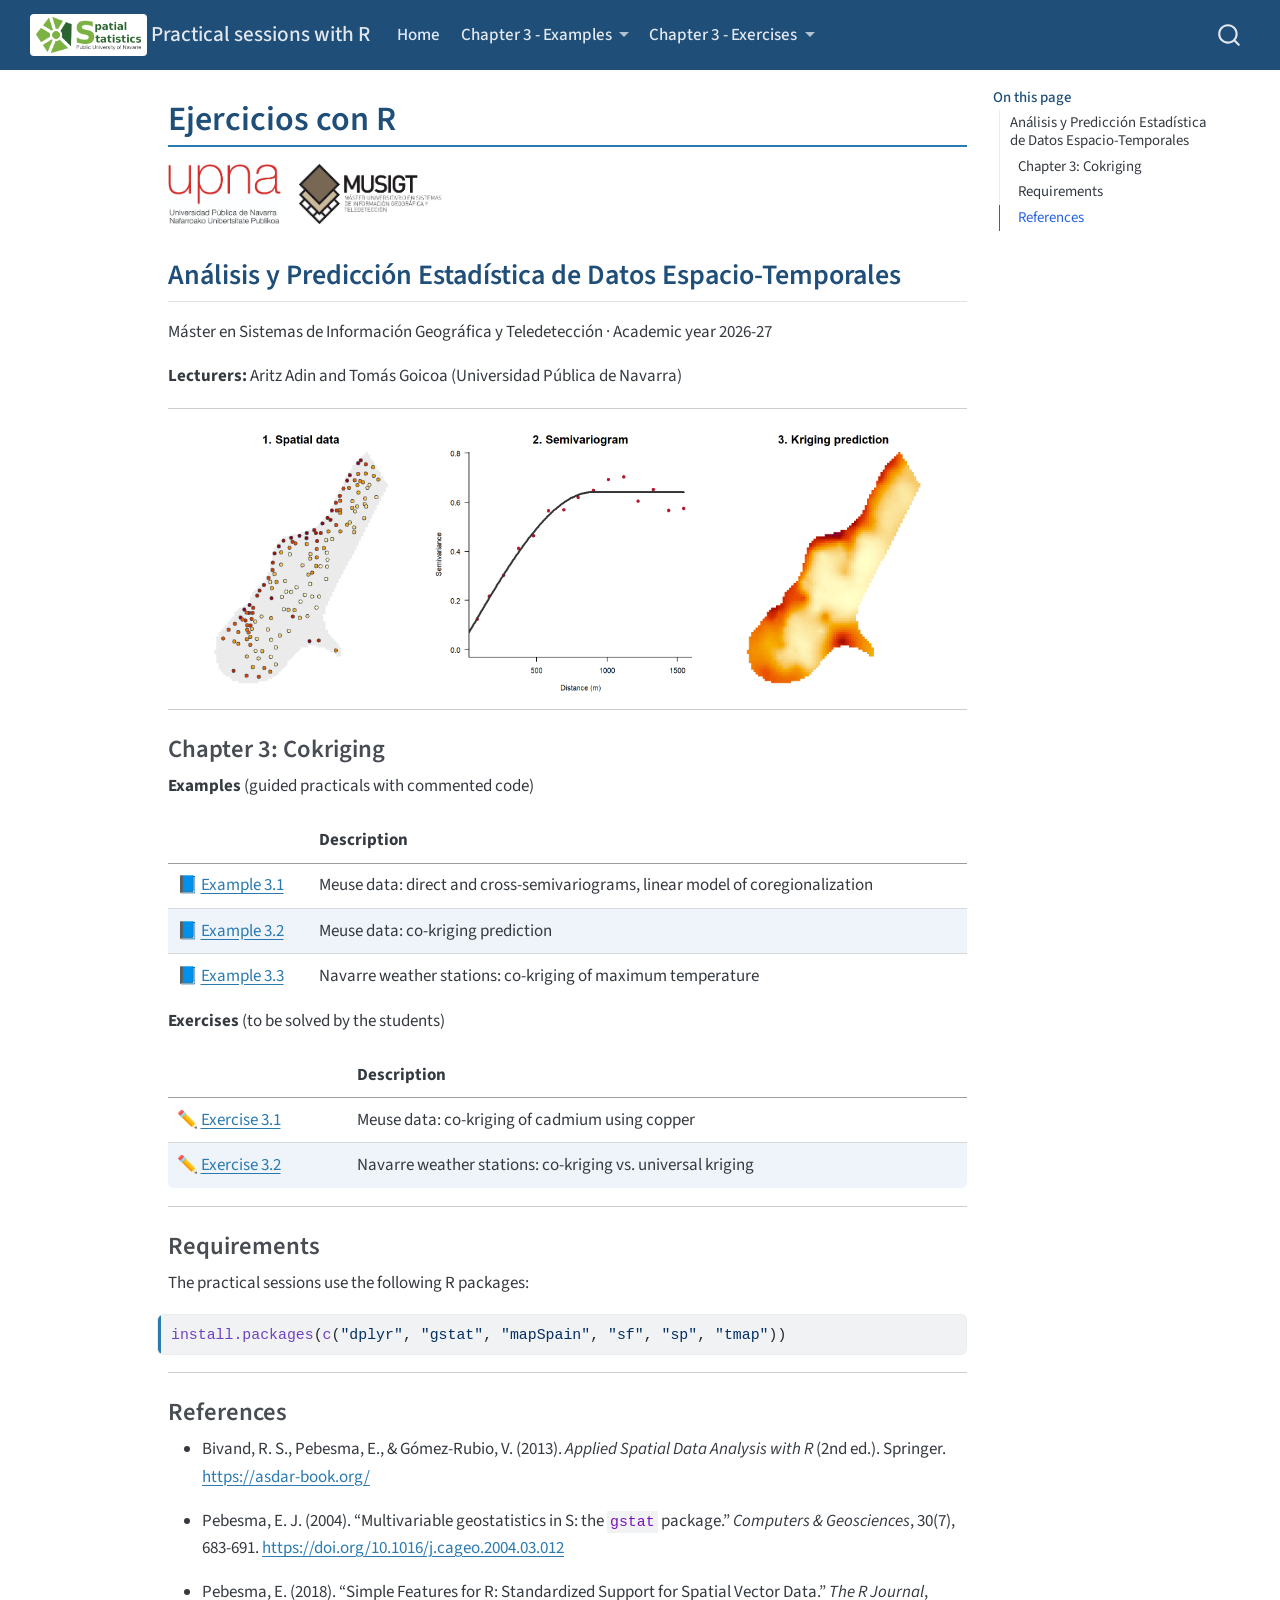
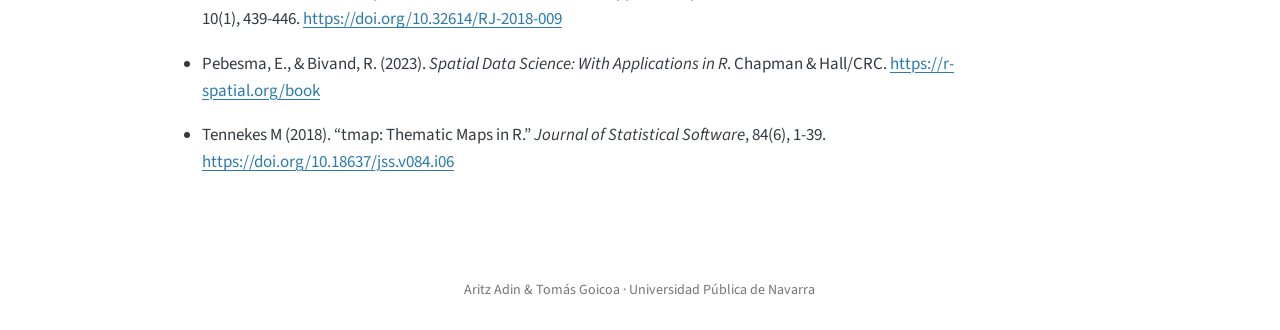
<file: docs/index.html>
<!DOCTYPE html>
<html xmlns="http://www.w3.org/1999/xhtml" lang="en" xml:lang="en"><head>

<meta charset="utf-8">
<meta name="generator" content="quarto-1.9.38">

<meta name="viewport" content="width=device-width, initial-scale=1.0, user-scalable=yes">


<title>Ejercicios con R – Practical sessions with R</title>
<style>
/* Default styles provided by pandoc.
** See https://pandoc.org/MANUAL.html#variables-for-html for config info.
*/
code{white-space: pre-wrap;}
span.smallcaps{font-variant: small-caps;}
div.columns{display: flex; gap: min(4vw, 1.5em);}
div.column{flex: auto; overflow-x: auto;}
div.hanging-indent{margin-left: 1.5em; text-indent: -1.5em;}
ul.task-list{list-style: none;}
ul.task-list li input[type="checkbox"] {
  width: 0.8em;
  margin: 0 0.8em 0.2em -1em; /* quarto-specific, see https://github.com/quarto-dev/quarto-cli/issues/4556 */ 
  vertical-align: middle;
}
/* CSS for syntax highlighting */
html { -webkit-text-size-adjust: 100%; }
pre > code.sourceCode { white-space: pre; position: relative; }
pre > code.sourceCode > span { display: inline-block; line-height: 1.25; }
pre > code.sourceCode > span:empty { height: 1.2em; }
.sourceCode { overflow: visible; }
code.sourceCode > span { color: inherit; text-decoration: inherit; }
div.sourceCode { margin: 1em 0; }
pre.sourceCode { margin: 0; }
@media screen {
div.sourceCode { overflow: auto; }
}
@media print {
pre > code.sourceCode { white-space: pre-wrap; }
pre > code.sourceCode > span { text-indent: -5em; padding-left: 5em; }
}
pre.numberSource code
  { counter-reset: source-line 0; }
pre.numberSource code > span
  { position: relative; left: -4em; counter-increment: source-line; }
pre.numberSource code > span > a:first-child::before
  { content: counter(source-line);
    position: relative; left: -1em; text-align: right; vertical-align: baseline;
    border: none; display: inline-block;
    -webkit-touch-callout: none; -webkit-user-select: none;
    -khtml-user-select: none; -moz-user-select: none;
    -ms-user-select: none; user-select: none;
    padding: 0 4px; width: 4em;
  }
pre.numberSource { margin-left: 3em;  padding-left: 4px; }
div.sourceCode
  {   }
@media screen {
pre > code.sourceCode > span > a:first-child::before { text-decoration: underline; }
}
</style>


<script src="site_libs/quarto-nav/quarto-nav.js"></script>
<script src="site_libs/quarto-nav/headroom.min.js"></script>
<script src="site_libs/clipboard/clipboard.min.js"></script>
<script src="site_libs/quarto-search/autocomplete.umd.js"></script>
<script src="site_libs/quarto-search/fuse.min.js"></script>
<script src="site_libs/quarto-search/quarto-search.js"></script>
<meta name="quarto:offset" content="./">
<script src="site_libs/quarto-html/quarto.js" type="module"></script>
<script src="site_libs/quarto-html/tabsets/tabsets.js" type="module"></script>
<script src="site_libs/quarto-html/popper.min.js"></script>
<script src="site_libs/quarto-html/tippy.umd.min.js"></script>
<script src="site_libs/quarto-html/anchor.min.js"></script>
<link href="site_libs/quarto-html/tippy.css" rel="stylesheet">
<link href="site_libs/quarto-html/quarto-syntax-highlighting-de63f62b328812d8e578a4d74e282472.css" rel="stylesheet" id="quarto-text-highlighting-styles">
<script src="site_libs/bootstrap/bootstrap.min.js"></script>
<link href="site_libs/bootstrap/bootstrap-icons.css" rel="stylesheet">
<link href="site_libs/bootstrap/bootstrap-97eac0c3d27f4e17d3e8607511e63d19.min.css" rel="stylesheet" append-hash="true" id="quarto-bootstrap" data-mode="light">
<script id="quarto-search-options" type="application/json">{
  "location": "navbar",
  "copy-button": false,
  "collapse-after": 3,
  "panel-placement": "end",
  "type": "overlay",
  "limit": 50,
  "keyboard-shortcut": [
    "f",
    "/",
    "s"
  ],
  "show-item-context": false,
  "language": {
    "search-no-results-text": "No results",
    "search-matching-documents-text": "matching documents",
    "search-copy-link-title": "Copy link to search",
    "search-hide-matches-text": "Hide additional matches",
    "search-more-match-text": "more match in this document",
    "search-more-matches-text": "more matches in this document",
    "search-clear-button-title": "Clear",
    "search-text-placeholder": "",
    "search-detached-cancel-button-title": "Cancel",
    "search-submit-button-title": "Submit",
    "search-label": "Search"
  }
}</script>


<link rel="stylesheet" href="styles.css">
</head>

<body class="nav-fixed quarto-light">

<div id="quarto-search-results"></div>
  <header id="quarto-header" class="headroom fixed-top">
    <nav class="navbar navbar-expand-lg " data-bs-theme="dark">
      <div class="navbar-container container-fluid">
      <div class="navbar-brand-container mx-auto">
    <a href="https://spatialstatisticsupna.github.io/" class="navbar-brand navbar-brand-logo">
    <img src="./img/LogoGrupo_eng.png" alt="Spatial Statistics group, Public University of Navarre" class="navbar-logo light-content">
    <img src="./img/LogoGrupo_eng.png" alt="Spatial Statistics group, Public University of Navarre" class="navbar-logo dark-content">
    </a>
    <a class="navbar-brand" href="https://spatialstatisticsupna.github.io/">
    <span class="navbar-title">Practical sessions with R</span>
    </a>
  </div>
            <div id="quarto-search" class="" title="Search"></div>
          <button class="navbar-toggler" type="button" data-bs-toggle="collapse" data-bs-target="#navbarCollapse" aria-controls="navbarCollapse" role="menu" aria-expanded="false" aria-label="Toggle navigation" onclick="if (window.quartoToggleHeadroom) { window.quartoToggleHeadroom(); }">
  <span class="navbar-toggler-icon"></span>
</button>
          <div class="collapse navbar-collapse" id="navbarCollapse">
            <ul class="navbar-nav navbar-nav-scroll me-auto">
  <li class="nav-item">
    <a class="nav-link active" href="./index.html" aria-current="page"> 
<span class="menu-text">Home</span></a>
  </li>  
  <li class="nav-item dropdown ">
    <a class="nav-link dropdown-toggle" href="#" id="nav-menu-chapter-3---examples" role="link" data-bs-toggle="dropdown" aria-expanded="false">
 <span class="menu-text">Chapter 3 - Examples</span>
    </a>
    <ul class="dropdown-menu" aria-labelledby="nav-menu-chapter-3---examples">    
        <li>
    <a class="dropdown-item" href="./Chapter3_Example1.html">
 <span class="dropdown-text">Example 3.1: Direct and cross-semivariograms, LMC</span></a>
  </li>  
        <li>
    <a class="dropdown-item" href="./Chapter3_Example2.html">
 <span class="dropdown-text">Example 3.2: Co-kriging prediction</span></a>
  </li>  
        <li>
    <a class="dropdown-item" href="./Chapter3_Example3.html">
 <span class="dropdown-text">Example 3.3: Navarre weather stations</span></a>
  </li>  
    </ul>
  </li>
  <li class="nav-item dropdown ">
    <a class="nav-link dropdown-toggle" href="#" id="nav-menu-chapter-3---exercises" role="link" data-bs-toggle="dropdown" aria-expanded="false">
 <span class="menu-text">Chapter 3 - Exercises</span>
    </a>
    <ul class="dropdown-menu" aria-labelledby="nav-menu-chapter-3---exercises">    
        <li>
    <a class="dropdown-item" href="./Chapter3_Exercise1.html">
 <span class="dropdown-text">Exercise 3.1: Co-kriging of cadmium using copper</span></a>
  </li>  
        <li>
    <a class="dropdown-item" href="./Chapter3_Exercise2.html">
 <span class="dropdown-text">Exercise 3.2: Co-kriging vs.&nbsp;universal kriging</span></a>
  </li>  
    </ul>
  </li>
</ul>
          </div> <!-- /navcollapse -->
            <div class="quarto-navbar-tools">
</div>
      </div> <!-- /container-fluid -->
    </nav>
</header>
<!-- content -->
<div id="quarto-content" class="quarto-container page-columns page-rows-contents page-layout-article page-navbar">
<!-- sidebar -->
<!-- margin-sidebar -->
    <div id="quarto-margin-sidebar" class="sidebar margin-sidebar">
        <nav id="TOC" role="doc-toc" class="toc-active">
    <h2 id="toc-title">On this page</h2>
   
  <ul>
  <li><a href="#análisis-y-predicción-estadística-de-datos-espacio-temporales" id="toc-análisis-y-predicción-estadística-de-datos-espacio-temporales" class="nav-link active" data-scroll-target="#análisis-y-predicción-estadística-de-datos-espacio-temporales">Análisis y Predicción Estadística de Datos Espacio-Temporales</a>
  <ul class="collapse">
  <li><a href="#chapter-3-cokriging" id="toc-chapter-3-cokriging" class="nav-link" data-scroll-target="#chapter-3-cokriging">Chapter 3: Cokriging</a></li>
  <li><a href="#requirements" id="toc-requirements" class="nav-link" data-scroll-target="#requirements">Requirements</a></li>
  <li><a href="#references" id="toc-references" class="nav-link" data-scroll-target="#references">References</a></li>
  </ul></li>
  </ul>
</nav>
    </div>
<!-- main -->
<main class="content" id="quarto-document-content">

<header id="title-block-header" class="quarto-title-block default">
<div class="quarto-title">
<h1 class="title">Ejercicios con R</h1>
</div>



<div class="quarto-title-meta">

    
  
    
  </div>
  


</header>


<p align="left">
<img src="img/UPNA.jpg" height="60"> &nbsp;&nbsp;&nbsp;&nbsp; <img src="img/MUSIGT.jpg" height="60">
</p>
<section id="análisis-y-predicción-estadística-de-datos-espacio-temporales" class="level2">
<h2 class="anchored" data-anchor-id="análisis-y-predicción-estadística-de-datos-espacio-temporales">Análisis y Predicción Estadística de Datos Espacio-Temporales</h2>
<p>Máster en Sistemas de Información Geográfica y Teledetección · Academic year 2026-27</p>
<p><strong>Lecturers:</strong> Aritz Adin and Tomás Goicoa (Universidad Pública de Navarra)</p>
<hr>
<p><img src="img/banner.png" class="img-fluid"></p>
<hr>
<section id="chapter-3-cokriging" class="level3">
<h3 class="anchored" data-anchor-id="chapter-3-cokriging">Chapter 3: Cokriging</h3>
<p><strong>Examples</strong> (guided practicals with commented code)</p>
<table class="caption-top table">
<thead>
<tr class="header">
<th></th>
<th>Description</th>
</tr>
</thead>
<tbody>
<tr class="odd">
<td>📘 <a href="./Chapter3_Example1.html">Example 3.1</a></td>
<td>Meuse data: direct and cross-semivariograms, linear model of coregionalization</td>
</tr>
<tr class="even">
<td>📘 <a href="./Chapter3_Example2.html">Example 3.2</a></td>
<td>Meuse data: co-kriging prediction</td>
</tr>
<tr class="odd">
<td>📘 <a href="./Chapter3_Example3.html">Example 3.3</a></td>
<td>Navarre weather stations: co-kriging of maximum temperature</td>
</tr>
</tbody>
</table>
<p><strong>Exercises</strong> (to be solved by the students)</p>
<table class="caption-top table">
<thead>
<tr class="header">
<th></th>
<th>Description</th>
</tr>
</thead>
<tbody>
<tr class="odd">
<td>✏️ <a href="./Chapter3_Exercise1.html">Exercise 3.1</a></td>
<td>Meuse data: co-kriging of cadmium using copper</td>
</tr>
<tr class="even">
<td>✏️ <a href="./Chapter3_Exercise2.html">Exercise 3.2</a></td>
<td>Navarre weather stations: co-kriging vs.&nbsp;universal kriging</td>
</tr>
</tbody>
</table>
<hr>
</section>
<section id="requirements" class="level3">
<h3 class="anchored" data-anchor-id="requirements">Requirements</h3>
<p>The practical sessions use the following R packages:</p>
<div class="code-copy-outer-scaffold"><div class="sourceCode" id="cb1"><pre class="sourceCode r code-with-copy"><code class="sourceCode r"><span id="cb1-1"><a href="#cb1-1" aria-hidden="true" tabindex="-1"></a><span class="fu">install.packages</span>(<span class="fu">c</span>(<span class="st">"dplyr"</span>, <span class="st">"gstat"</span>, <span class="st">"mapSpain"</span>, <span class="st">"sf"</span>, <span class="st">"sp"</span>, <span class="st">"tmap"</span>))</span></code></pre></div><button title="Copy to Clipboard" class="code-copy-button"><i class="bi"></i></button></div>
<hr>
</section>
<section id="references" class="level3">
<h3 class="anchored" data-anchor-id="references">References</h3>
<ul>
<li><p>Bivand, R. S., Pebesma, E., &amp; Gómez-Rubio, V. (2013). <em>Applied Spatial Data Analysis with R</em> (2nd ed.). Springer. <a href="https://asdar-book.org/">https://asdar-book.org/</a></p></li>
<li><p>Pebesma, E. J. (2004). “Multivariable geostatistics in S: the <code>gstat</code> package.” <em>Computers &amp; Geosciences</em>, 30(7), 683-691. <a href="https://doi.org/10.1016/j.cageo.2004.03.012" class="uri">https://doi.org/10.1016/j.cageo.2004.03.012</a></p></li>
<li><p>Pebesma, E. (2018). “Simple Features for R: Standardized Support for Spatial Vector Data.” <em>The R Journal</em>, 10(1), 439-446. <a href="https://doi.org/10.32614/RJ-2018-009" class="uri">https://doi.org/10.32614/RJ-2018-009</a></p></li>
<li><p>Pebesma, E., &amp; Bivand, R. (2023). <em>Spatial Data Science: With Applications in R</em>. Chapman &amp; Hall/CRC. <a href="https://r-spatial.org/book">https://r-spatial.org/book</a></p></li>
<li><p>Tennekes M (2018). “tmap: Thematic Maps in R.” <em>Journal of Statistical Software</em>, 84(6), 1-39. <a href="https://doi.org/10.18637/jss.v084.i06" class="uri">https://doi.org/10.18637/jss.v084.i06</a></p></li>
</ul>


</section>
</section>

</main> <!-- /main -->
<script>

  // Open the navbar logo link in a new tab

document.addEventListener("DOMContentLoaded", function () {

  document.querySelectorAll(".navbar img.navbar-logo").forEach(function (img) {

    var link = img.closest("a");

    if (link) {

      link.target = "_blank";

      link.rel = "noopener";

    }

  });

});

</script>
<script id="quarto-html-after-body" type="application/javascript">
  window.document.addEventListener("DOMContentLoaded", function (event) {
    const icon = "";
    const anchorJS = new window.AnchorJS();
    anchorJS.options = {
      placement: 'right',
      icon: icon
    };
    anchorJS.add('.anchored');
    const isCodeAnnotation = (el) => {
      for (const clz of el.classList) {
        if (clz.startsWith('code-annotation-')) {                     
          return true;
        }
      }
      return false;
    }
    const onCopySuccess = function(e) {
      // button target
      const button = e.trigger;
      // don't keep focus
      button.blur();
      // flash "checked"
      button.classList.add('code-copy-button-checked');
      var currentTitle = button.getAttribute("title");
      button.setAttribute("title", "Copied!");
      let tooltip;
      if (window.bootstrap) {
        button.setAttribute("data-bs-toggle", "tooltip");
        button.setAttribute("data-bs-placement", "left");
        button.setAttribute("data-bs-title", "Copied!");
        tooltip = new bootstrap.Tooltip(button, 
          { trigger: "manual", 
            customClass: "code-copy-button-tooltip",
            offset: [0, -8]});
        tooltip.show();    
      }
      setTimeout(function() {
        if (tooltip) {
          tooltip.hide();
          button.removeAttribute("data-bs-title");
          button.removeAttribute("data-bs-toggle");
          button.removeAttribute("data-bs-placement");
        }
        button.setAttribute("title", currentTitle);
        button.classList.remove('code-copy-button-checked');
      }, 1000);
      // clear code selection
      e.clearSelection();
    }
    const getTextToCopy = function(trigger) {
      const outerScaffold = trigger.parentElement.cloneNode(true);
      const codeEl = outerScaffold.querySelector('code');
      for (const childEl of codeEl.children) {
        if (isCodeAnnotation(childEl)) {
          childEl.remove();
        }
      }
      return codeEl.innerText;
    }
    const clipboard = new window.ClipboardJS('.code-copy-button:not([data-in-quarto-modal])', {
      text: getTextToCopy
    });
    clipboard.on('success', onCopySuccess);
    if (window.document.getElementById('quarto-embedded-source-code-modal')) {
      const clipboardModal = new window.ClipboardJS('.code-copy-button[data-in-quarto-modal]', {
        text: getTextToCopy,
        container: window.document.getElementById('quarto-embedded-source-code-modal')
      });
      clipboardModal.on('success', onCopySuccess);
    }
      var localhostRegex = new RegExp(/^(?:http|https):\/\/localhost\:?[0-9]*\//);
      var mailtoRegex = new RegExp(/^mailto:/);
        var filterRegex = new RegExp('/' + window.location.host + '/');
      var isInternal = (href) => {
          return filterRegex.test(href) || localhostRegex.test(href) || mailtoRegex.test(href);
      }
      // Inspect non-navigation links and adorn them if external
     var links = window.document.querySelectorAll('a[href]:not(.nav-link):not(.navbar-brand):not(.toc-action):not(.sidebar-link):not(.sidebar-item-toggle):not(.pagination-link):not(.no-external):not([aria-hidden]):not(.dropdown-item):not(.quarto-navigation-tool):not(.about-link)');
      for (var i=0; i<links.length; i++) {
        const link = links[i];
        if (!isInternal(link.href)) {
          // undo the damage that might have been done by quarto-nav.js in the case of
          // links that we want to consider external
          if (link.dataset.originalHref !== undefined) {
            link.href = link.dataset.originalHref;
          }
            // target, if specified
            link.setAttribute("target", "_blank");
            if (link.getAttribute("rel") === null) {
              link.setAttribute("rel", "noopener");
            }
        }
      }
    function tippyHover(el, contentFn, onTriggerFn, onUntriggerFn) {
      const config = {
        allowHTML: true,
        maxWidth: 500,
        delay: 100,
        arrow: false,
        appendTo: function(el) {
            return el.parentElement;
        },
        interactive: true,
        interactiveBorder: 10,
        theme: 'quarto',
        placement: 'bottom-start',
      };
      if (contentFn) {
        config.content = contentFn;
      }
      if (onTriggerFn) {
        config.onTrigger = onTriggerFn;
      }
      if (onUntriggerFn) {
        config.onUntrigger = onUntriggerFn;
      }
      window.tippy(el, config); 
    }
    const noterefs = window.document.querySelectorAll('a[role="doc-noteref"]');
    for (var i=0; i<noterefs.length; i++) {
      const ref = noterefs[i];
      tippyHover(ref, function() {
        // use id or data attribute instead here
        let href = ref.getAttribute('data-footnote-href') || ref.getAttribute('href');
        try { href = new URL(href).hash; } catch {}
        const id = href.replace(/^#\/?/, "");
        const note = window.document.getElementById(id);
        if (note) {
          return note.innerHTML;
        } else {
          return "";
        }
      });
    }
    const xrefs = window.document.querySelectorAll('a.quarto-xref');
    const processXRef = (id, note) => {
      // Strip column container classes
      const stripColumnClz = (el) => {
        el.classList.remove("page-full", "page-columns");
        if (el.children) {
          for (const child of el.children) {
            stripColumnClz(child);
          }
        }
      }
      stripColumnClz(note)
      if (id === null || id.startsWith('sec-')) {
        // Special case sections, only their first couple elements
        const container = document.createElement("div");
        if (note.children && note.children.length > 2) {
          container.appendChild(note.children[0].cloneNode(true));
          for (let i = 1; i < note.children.length; i++) {
            const child = note.children[i];
            if (child.tagName === "P" && child.innerText === "") {
              continue;
            } else {
              container.appendChild(child.cloneNode(true));
              break;
            }
          }
          if (window.Quarto?.typesetMath) {
            window.Quarto.typesetMath(container);
          }
          return container.innerHTML
        } else {
          if (window.Quarto?.typesetMath) {
            window.Quarto.typesetMath(note);
          }
          return note.innerHTML;
        }
      } else {
        // Remove any anchor links if they are present
        const anchorLink = note.querySelector('a.anchorjs-link');
        if (anchorLink) {
          anchorLink.remove();
        }
        if (window.Quarto?.typesetMath) {
          window.Quarto.typesetMath(note);
        }
        if (note.classList.contains("callout")) {
          return note.outerHTML;
        } else {
          return note.innerHTML;
        }
      }
    }
    for (var i=0; i<xrefs.length; i++) {
      const xref = xrefs[i];
      tippyHover(xref, undefined, function(instance) {
        instance.disable();
        let url = xref.getAttribute('href');
        let hash = undefined; 
        if (url.startsWith('#')) {
          hash = url;
        } else {
          try { hash = new URL(url).hash; } catch {}
        }
        if (hash) {
          const id = hash.replace(/^#\/?/, "");
          const note = window.document.getElementById(id);
          if (note !== null) {
            try {
              const html = processXRef(id, note.cloneNode(true));
              instance.setContent(html);
            } finally {
              instance.enable();
              instance.show();
            }
          } else {
            // See if we can fetch this
            fetch(url.split('#')[0])
            .then(res => res.text())
            .then(html => {
              const parser = new DOMParser();
              const htmlDoc = parser.parseFromString(html, "text/html");
              const note = htmlDoc.getElementById(id);
              if (note !== null) {
                const html = processXRef(id, note);
                instance.setContent(html);
              } 
            }).finally(() => {
              instance.enable();
              instance.show();
            });
          }
        } else {
          // See if we can fetch a full url (with no hash to target)
          // This is a special case and we should probably do some content thinning / targeting
          fetch(url)
          .then(res => res.text())
          .then(html => {
            const parser = new DOMParser();
            const htmlDoc = parser.parseFromString(html, "text/html");
            const note = htmlDoc.querySelector('main.content');
            if (note !== null) {
              // This should only happen for chapter cross references
              // (since there is no id in the URL)
              // remove the first header
              if (note.children.length > 0 && note.children[0].tagName === "HEADER") {
                note.children[0].remove();
              }
              const html = processXRef(null, note);
              instance.setContent(html);
            } 
          }).finally(() => {
            instance.enable();
            instance.show();
          });
        }
      }, function(instance) {
      });
    }
        let selectedAnnoteEl;
        const selectorForAnnotation = ( cell, annotation) => {
          let cellAttr = 'data-code-cell="' + cell + '"';
          let lineAttr = 'data-code-annotation="' +  annotation + '"';
          const selector = 'span[' + cellAttr + '][' + lineAttr + ']';
          return selector;
        }
        const selectCodeLines = (annoteEl) => {
          const doc = window.document;
          const targetCell = annoteEl.getAttribute("data-target-cell");
          const targetAnnotation = annoteEl.getAttribute("data-target-annotation");
          const annoteSpan = window.document.querySelector(selectorForAnnotation(targetCell, targetAnnotation));
          const lines = annoteSpan.getAttribute("data-code-lines").split(",");
          const lineIds = lines.map((line) => {
            return targetCell + "-" + line;
          })
          let top = null;
          let height = null;
          let parent = null;
          if (lineIds.length > 0) {
              //compute the position of the single el (top and bottom and make a div)
              const el = window.document.getElementById(lineIds[0]);
              top = el.offsetTop;
              height = el.offsetHeight;
              parent = el.parentElement.parentElement;
            if (lineIds.length > 1) {
              const lastEl = window.document.getElementById(lineIds[lineIds.length - 1]);
              const bottom = lastEl.offsetTop + lastEl.offsetHeight;
              height = bottom - top;
            }
            if (top !== null && height !== null && parent !== null) {
              // cook up a div (if necessary) and position it 
              let div = window.document.getElementById("code-annotation-line-highlight");
              if (div === null) {
                div = window.document.createElement("div");
                div.setAttribute("id", "code-annotation-line-highlight");
                div.style.position = 'absolute';
                parent.appendChild(div);
              }
              div.style.top = top - 2 + "px";
              div.style.height = height + 4 + "px";
              div.style.left = 0;
              let gutterDiv = window.document.getElementById("code-annotation-line-highlight-gutter");
              if (gutterDiv === null) {
                gutterDiv = window.document.createElement("div");
                gutterDiv.setAttribute("id", "code-annotation-line-highlight-gutter");
                gutterDiv.style.position = 'absolute';
                const codeCell = window.document.getElementById(targetCell);
                const gutter = codeCell.querySelector('.code-annotation-gutter');
                gutter.appendChild(gutterDiv);
              }
              gutterDiv.style.top = top - 2 + "px";
              gutterDiv.style.height = height + 4 + "px";
            }
            selectedAnnoteEl = annoteEl;
          }
        };
        const unselectCodeLines = () => {
          const elementsIds = ["code-annotation-line-highlight", "code-annotation-line-highlight-gutter"];
          elementsIds.forEach((elId) => {
            const div = window.document.getElementById(elId);
            if (div) {
              div.remove();
            }
          });
          selectedAnnoteEl = undefined;
        };
          // Handle positioning of the toggle
      window.addEventListener(
        "resize",
        throttle(() => {
          elRect = undefined;
          if (selectedAnnoteEl) {
            selectCodeLines(selectedAnnoteEl);
          }
        }, 10)
      );
      function throttle(fn, ms) {
      let throttle = false;
      let timer;
        return (...args) => {
          if(!throttle) { // first call gets through
              fn.apply(this, args);
              throttle = true;
          } else { // all the others get throttled
              if(timer) clearTimeout(timer); // cancel #2
              timer = setTimeout(() => {
                fn.apply(this, args);
                timer = throttle = false;
              }, ms);
          }
        };
      }
        // Attach click handler to the DT
        const annoteDls = window.document.querySelectorAll('dt[data-target-cell]');
        for (const annoteDlNode of annoteDls) {
          annoteDlNode.addEventListener('click', (event) => {
            const clickedEl = event.target;
            if (clickedEl !== selectedAnnoteEl) {
              unselectCodeLines();
              const activeEl = window.document.querySelector('dt[data-target-cell].code-annotation-active');
              if (activeEl) {
                activeEl.classList.remove('code-annotation-active');
              }
              selectCodeLines(clickedEl);
              clickedEl.classList.add('code-annotation-active');
            } else {
              // Unselect the line
              unselectCodeLines();
              clickedEl.classList.remove('code-annotation-active');
            }
          });
        }
    const findCites = (el) => {
      const parentEl = el.parentElement;
      if (parentEl) {
        const cites = parentEl.dataset.cites;
        if (cites) {
          return {
            el,
            cites: cites.split(' ')
          };
        } else {
          return findCites(el.parentElement)
        }
      } else {
        return undefined;
      }
    };
    var bibliorefs = window.document.querySelectorAll('a[role="doc-biblioref"]');
    for (var i=0; i<bibliorefs.length; i++) {
      const ref = bibliorefs[i];
      const citeInfo = findCites(ref);
      if (citeInfo) {
        tippyHover(citeInfo.el, function() {
          var popup = window.document.createElement('div');
          citeInfo.cites.forEach(function(cite) {
            var citeDiv = window.document.createElement('div');
            citeDiv.classList.add('hanging-indent');
            citeDiv.classList.add('csl-entry');
            var biblioDiv = window.document.getElementById('ref-' + cite);
            if (biblioDiv) {
              citeDiv.innerHTML = biblioDiv.innerHTML;
            }
            popup.appendChild(citeDiv);
          });
          return popup.innerHTML;
        });
      }
    }
  });
  </script>
</div> <!-- /content -->
<footer class="footer">
  <div class="nav-footer">
    <div class="nav-footer-left">
      &nbsp;
    </div>   
    <div class="nav-footer-center">
<p>Aritz Adin &amp; Tomás Goicoa · Universidad Pública de Navarra</p>
</div>
    <div class="nav-footer-right">
      &nbsp;
    </div>
  </div>
</footer>




</body></html>
</file>
<file: docs/site_libs/quarto-html/tippy.css>
.tippy-box[data-animation=fade][data-state=hidden]{opacity:0}[data-tippy-root]{max-width:calc(100vw - 10px)}.tippy-box{position:relative;background-color:#333;color:#fff;border-radius:4px;font-size:14px;line-height:1.4;white-space:normal;outline:0;transition-property:transform,visibility,opacity}.tippy-box[data-placement^=top]>.tippy-arrow{bottom:0}.tippy-box[data-placement^=top]>.tippy-arrow:before{bottom:-7px;left:0;border-width:8px 8px 0;border-top-color:initial;transform-origin:center top}.tippy-box[data-placement^=bottom]>.tippy-arrow{top:0}.tippy-box[data-placement^=bottom]>.tippy-arrow:before{top:-7px;left:0;border-width:0 8px 8px;border-bottom-color:initial;transform-origin:center bottom}.tippy-box[data-placement^=left]>.tippy-arrow{right:0}.tippy-box[data-placement^=left]>.tippy-arrow:before{border-width:8px 0 8px 8px;border-left-color:initial;right:-7px;transform-origin:center left}.tippy-box[data-placement^=right]>.tippy-arrow{left:0}.tippy-box[data-placement^=right]>.tippy-arrow:before{left:-7px;border-width:8px 8px 8px 0;border-right-color:initial;transform-origin:center right}.tippy-box[data-inertia][data-state=visible]{transition-timing-function:cubic-bezier(.54,1.5,.38,1.11)}.tippy-arrow{width:16px;height:16px;color:#333}.tippy-arrow:before{content:"";position:absolute;border-color:transparent;border-style:solid}.tippy-content{position:relative;padding:5px 9px;z-index:1}
</file>
<file: docs/site_libs/quarto-html/quarto-syntax-highlighting-de63f62b328812d8e578a4d74e282472.css>
/* quarto syntax highlight colors */
:root {
  --quarto-hl-al-color: #ff5555;
  --quarto-hl-an-color: #6a737d;
  --quarto-hl-at-color: #d73a49;
  --quarto-hl-bn-color: #005cc5;
  --quarto-hl-bu-color: #d73a49;
  --quarto-hl-ch-color: #032f62;
  --quarto-hl-co-color: #6a737d;
  --quarto-hl-cv-color: #6a737d;
  --quarto-hl-cn-color: #005cc5;
  --quarto-hl-cf-color: #d73a49;
  --quarto-hl-dt-color: #d73a49;
  --quarto-hl-dv-color: #005cc5;
  --quarto-hl-do-color: #6a737d;
  --quarto-hl-er-color: #ff5555;
  --quarto-hl-ex-color: #d73a49;
  --quarto-hl-fl-color: #005cc5;
  --quarto-hl-fu-color: #6f42c1;
  --quarto-hl-im-color: #032f62;
  --quarto-hl-in-color: #6a737d;
  --quarto-hl-kw-color: #d73a49;
  --quarto-hl-op-color: #24292e;
  --quarto-hl-pp-color: #d73a49;
  --quarto-hl-re-color: #6a737d;
  --quarto-hl-sc-color: #005cc5;
  --quarto-hl-ss-color: #032f62;
  --quarto-hl-st-color: #032f62;
  --quarto-hl-va-color: #e36209;
  --quarto-hl-vs-color: #032f62;
  --quarto-hl-wa-color: #ff5555;
}

/* other quarto variables */
:root {
  --quarto-font-monospace: SFMono-Regular, Menlo, Monaco, Consolas, "Liberation Mono", "Courier New", monospace;
}

/* syntax highlight based on Pandoc's rules */
pre > code.sourceCode > span {
  color: #24292e;
}

code.sourceCode > span {
  color: #24292e;
}

div.sourceCode,
div.sourceCode pre.sourceCode {
  color: #24292e;
}

/* Normal */
code span {
  color: #24292e;
}

/* Alert */
code span.al {
  font-weight: bold;
  color: #ff5555;
}

/* Annotation */
code span.an {
  color: #6a737d;
}

/* Attribute */
code span.at {
  color: #d73a49;
}

/* BaseN */
code span.bn {
  color: #005cc5;
}

/* BuiltIn */
code span.bu {
  color: #d73a49;
}

/* ControlFlow */
code span.cf {
  color: #d73a49;
}

/* Char */
code span.ch {
  color: #032f62;
}

/* Constant */
code span.cn {
  color: #005cc5;
}

/* Comment */
code span.co {
  color: #6a737d;
}

/* CommentVar */
code span.cv {
  color: #6a737d;
}

/* Documentation */
code span.do {
  color: #6a737d;
}

/* DataType */
code span.dt {
  color: #d73a49;
}

/* DecVal */
code span.dv {
  color: #005cc5;
}

/* Error */
code span.er {
  color: #ff5555;
  text-decoration: underline;
}

/* Extension */
code span.ex {
  font-weight: bold;
  color: #d73a49;
}

/* Float */
code span.fl {
  color: #005cc5;
}

/* Function */
code span.fu {
  color: #6f42c1;
}

/* Import */
code span.im {
  color: #032f62;
}

/* Information */
code span.in {
  color: #6a737d;
}

/* Keyword */
code span.kw {
  color: #d73a49;
}

/* Operator */
code span.op {
  color: #24292e;
}

/* Preprocessor */
code span.pp {
  color: #d73a49;
}

/* RegionMarker */
code span.re {
  color: #6a737d;
}

/* SpecialChar */
code span.sc {
  color: #005cc5;
}

/* SpecialString */
code span.ss {
  color: #032f62;
}

/* String */
code span.st {
  color: #032f62;
}

/* Variable */
code span.va {
  color: #e36209;
}

/* VerbatimString */
code span.vs {
  color: #032f62;
}

/* Warning */
code span.wa {
  color: #ff5555;
}

.prevent-inlining {
  content: "</";
}

/*# sourceMappingURL=e073dde7d9be180d5cbafa952671d6f8.css.map */
</file>
<file: docs/styles.css>
/* css styles */

/* ---- Colour palette ---------------------------------------------------- */
:root {
  --main:   #1f4e79;   /* dark blue: navbar, title banner, headings */
  --accent: #2a7ab0;   /* lighter blue: links, borders */
  --soft:   #eef4fa;   /* very light blue: backgrounds */
}

/* ---- General text ------------------------------------------------------ */
body {
  line-height: 1.6;
}

a {
  color: var(--accent);
}

/* ---- Headings ---------------------------------------------------------- */
h1, .h1 {
  color: var(--main);
  border-bottom: 2px solid var(--accent);
  padding-bottom: 0.25rem;
  margin-top: 2.5rem;
}

h2, .h2 {
  color: var(--main);
  margin-top: 2rem;
}

/* Title of each page (inside the coloured banner) */
.quarto-title-banner .title {
  font-weight: 600;
}

/* Title banner: light background with a bottom line */
.quarto-title-banner {
  border-bottom: 3px solid var(--accent);
}

/* ---- Navbar ------------------------------------------------------------ */
.navbar .nav-link,
.navbar .navbar-title {
  font-weight: 500;
}

.dropdown-menu .dropdown-item:hover {
  background-color: var(--soft);
  color: var(--main);
}

/* ---- Code -------------------------------------------------------------- */
div.sourceCode {
  border-radius: 6px;
}

/* R output */
pre:not(.sourceCode) {
  background-color: #fafafa;
  border: 1px solid #e5e5e5;
  border-radius: 6px;
  padding: 0.6rem 0.8rem;
}

/* ---- Tables ------------------------------------------------------------ */
table {
  border-radius: 6px;
  overflow: hidden;
}

table thead th {
  background-color: var(--main);
  color: white;
  border-bottom: none !important;
}

table tbody tr:nth-child(even) {
  background-color: var(--soft);
}

/* ---- Callouts ---------------------------------------------------------- */
.callout {
  border-radius: 6px;
}

/* ---- Figures ----------------------------------------------------------- */
figure img,
.figure img {
  border-radius: 4px;
}

.figure-caption,
figcaption {
  font-style: italic;
  color: #555;
}

/* Logo in the navbar: white background so that it is readable */
.navbar-brand .navbar-logo {
  max-height: 42px;
  background-color: white;
  padding: 3px 6px;
  border-radius: 4px;
}
</file>
